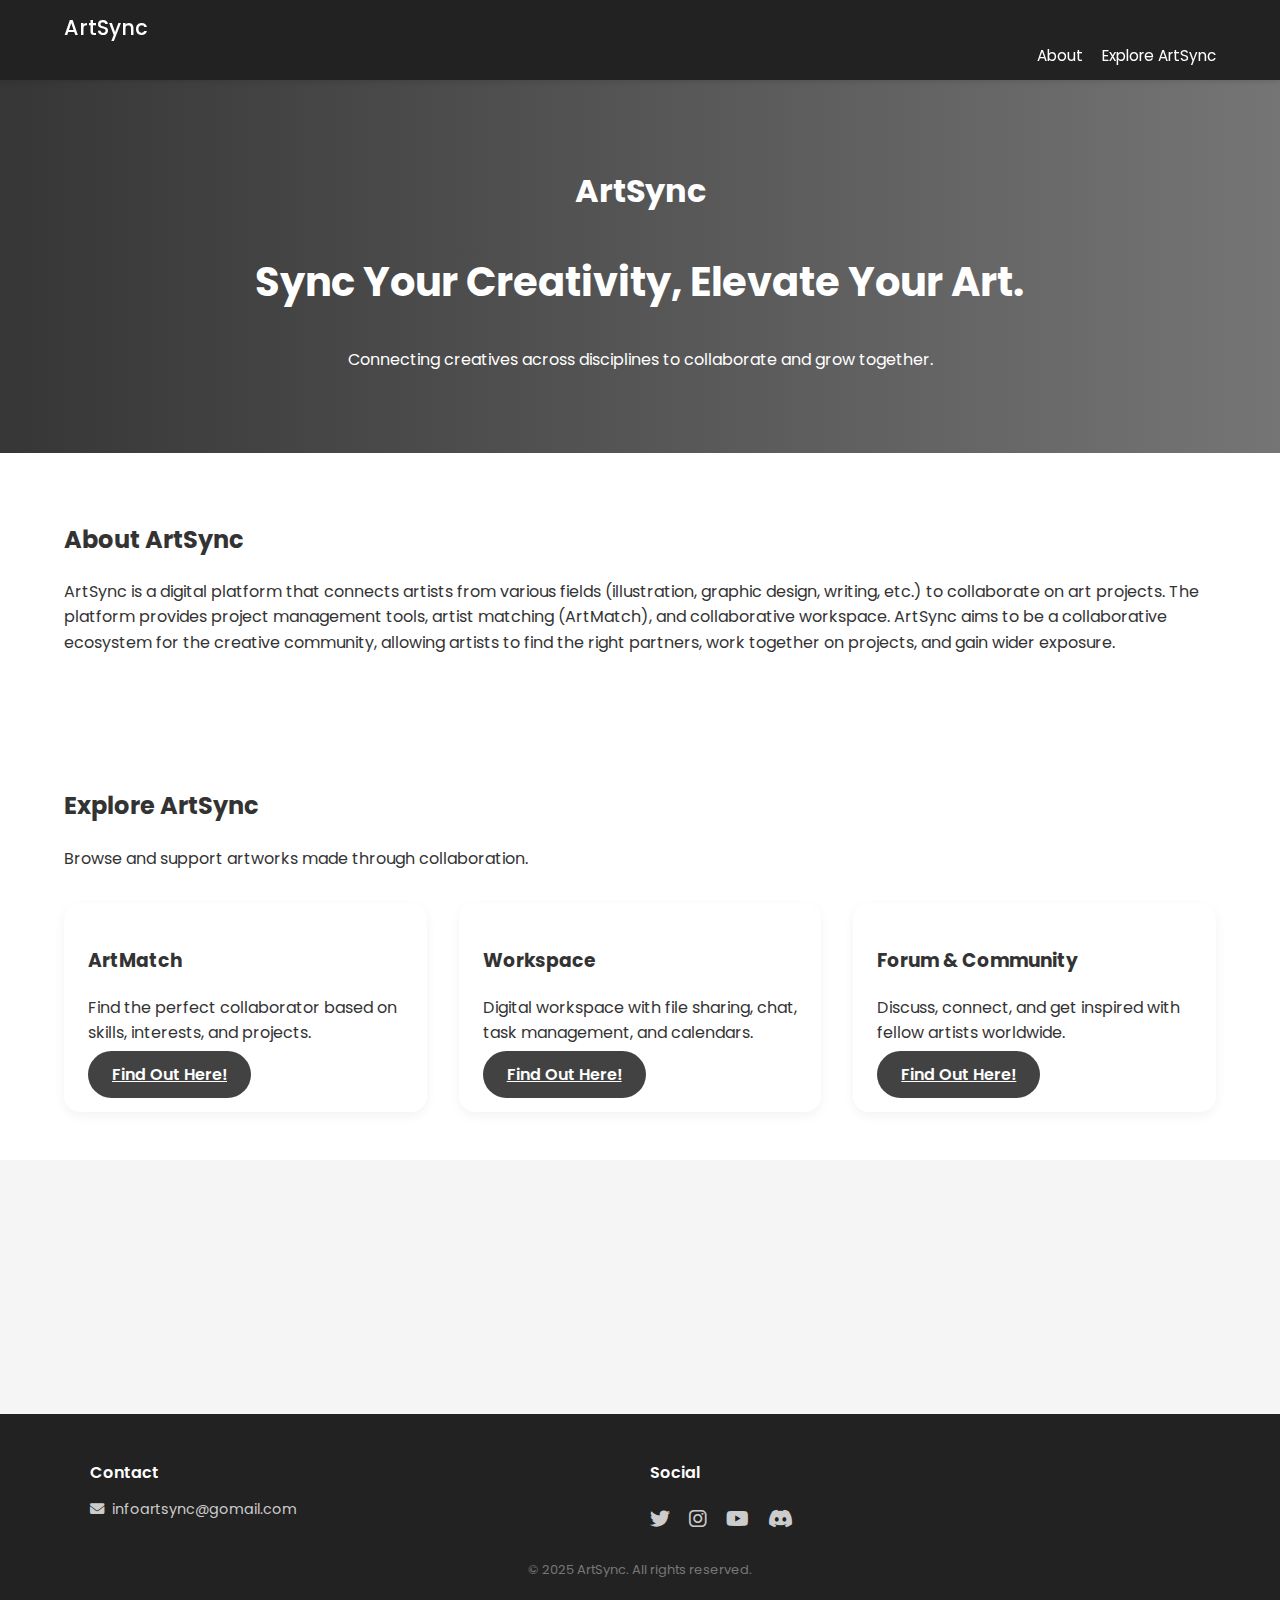
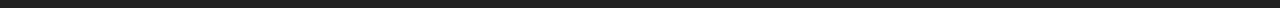
<file: index.html>
<!DOCTYPE html>
<html lang="en">
<head>
  <meta charset="UTF-8" />
  <meta name="viewport" content="width=device-width, initial-scale=1.0" />
  <title>ArtSync - Sync Your Creativity</title>
  <link rel="stylesheet" href="style.css" />
  <script defer src="script.js"></script>
  <link href="https://fonts.googleapis.com/css2?family=Poppins:wght@400;600&display=swap" rel="stylesheet">
  <link rel="stylesheet" href="https://cdnjs.cloudflare.com/ajax/libs/font-awesome/6.5.0/css/all.min.css">

</head>
<body>
  <header class="header">
    <div class="container">
      <h1 class="logo">ArtSync</h1>
      <nav class="nav">
        <a href="#about">About</a>
        <a href="#community">Explore ArtSync</a>
      </nav>
    </div>
  </header>

  <section class="hero">
    <div class="container">
      <h1 style="font-size: xx-large;";> ArtSync</h1>
      <h2>Sync Your Creativity, Elevate Your Art.</h2>
      <p>Connecting creatives across disciplines to collaborate and grow together.</p>
    </div>
  </section>

  <section id="about" class="section">
    <div class="container">
      <h2>About ArtSync</h2>
      <p>ArtSync is a digital platform that connects artists from various fields (illustration, graphic design, writing, etc.) to collaborate on art projects. The platform provides project management tools, artist matching (ArtMatch), and collaborative workspace.
        ArtSync aims to be a collaborative ecosystem for the creative community, allowing artists to find the right partners, work together on projects, and gain wider exposure.</p>
    </div>
  </section>

  <section id="features" class="section">
    <div class="container">
      <h2>Explore ArtSync</h2>
      <p>Browse and support artworks made through collaboration.</p>
      <div class="grid">
        <div class="card">
          <h3>ArtMatch</h3>
          <p>Find the perfect collaborator based on skills, interests, and projects.</p>
          <a href="artmatch.html" class="btn">Find Out Here!</a>
        </div>
        <div class="card">
          <h3>Workspace</h3>
          <p>Digital workspace with file sharing, chat, task management, and calendars.</p>
          <a href="workspace.html" class="btn">Find Out Here!</a>
        </div>
        <div class="card">
          <h3>Forum & Community</h3>
          <p>Discuss, connect, and get inspired with fellow artists worldwide.</p>
          <a href="forum.html" class="btn">Find Out Here!</a>
        </div>
      </div>
    </div>
  </section>
  

  <section id="community" class="section alt">
    <div class="container">
      <h2>Join the Community</h2>
      <p>Connect with fellow artists, join events, and share your creative journey.</p>
      <button class="btn" onclick="joinCommunity()">Register Now!</button>
    </div>
  </section>

  <footer class="footer">
    <div class="container footer-grid">
      <div class="footer-contact">
        <h3>Contact</h3>
        <p><i class="fas fa-envelope"></i> infoartsync@gomail.com</p>
      </div>
      <div class="footer-social">
        <h3>Social</h3>
        <a href="#" target="_blank"><i class="fab fa-twitter"></i></a>
        <a href="#" target="_blank"><i class="fab fa-instagram"></i></a>
        <a href="#" target="_blank"><i class="fab fa-youtube"></i></a>
        <a href="#" target="_blank"><i class="fab fa-discord"></i></a>
      </div>
    </div>
    <p class="copyright">&copy; 2025 ArtSync. All rights reserved.</p>
  </footer>
</body>
</html>
</file>
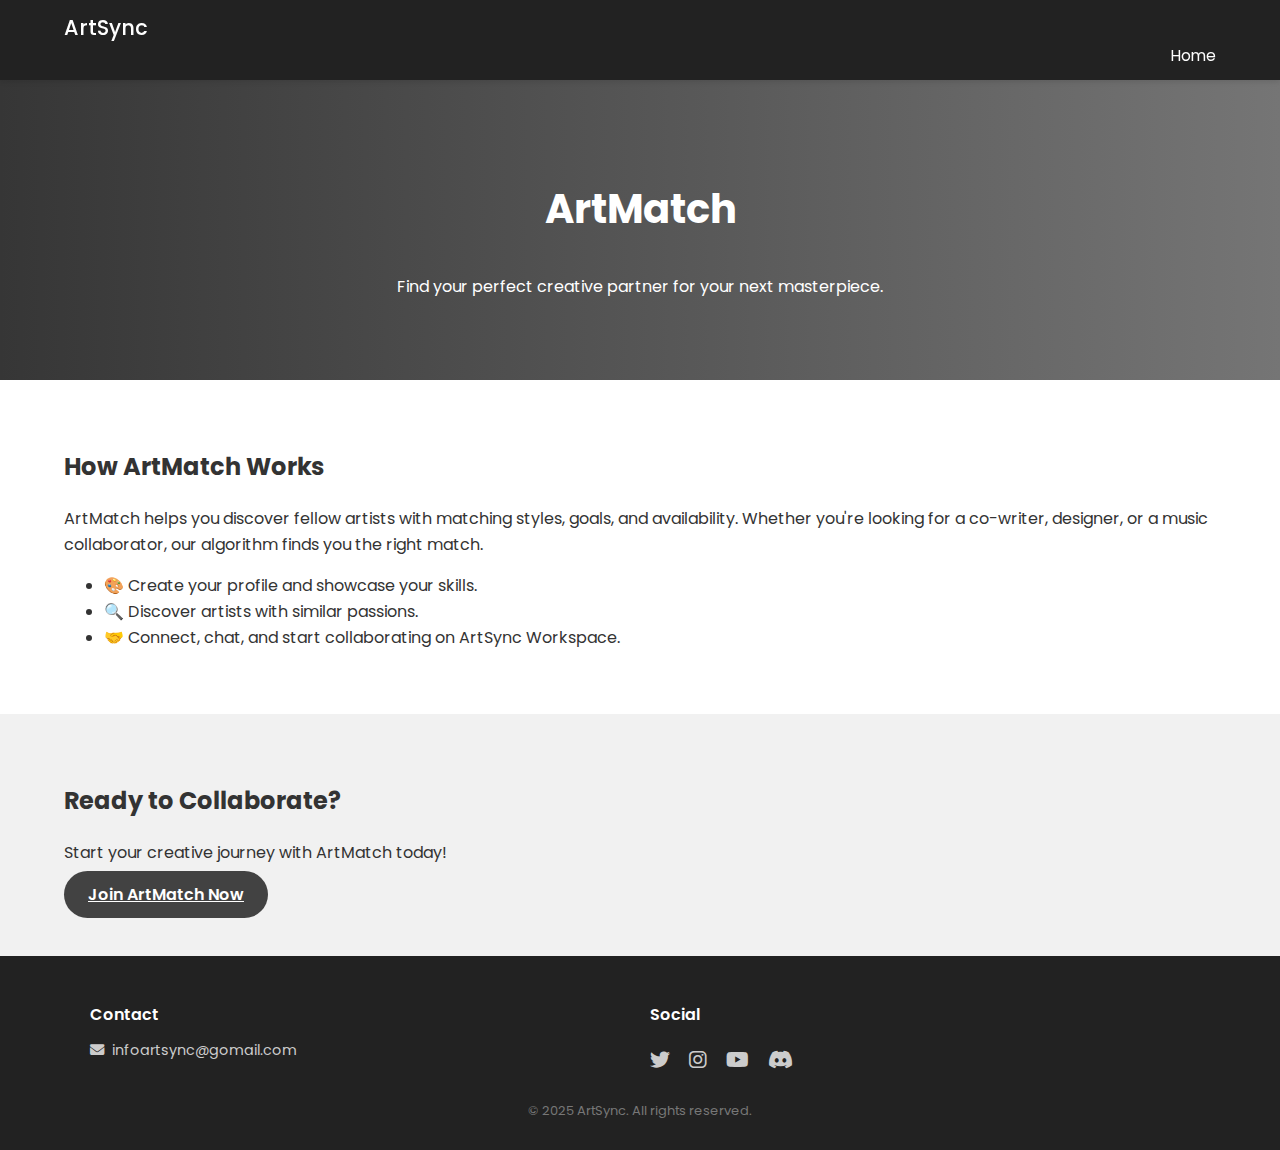
<file: artmatch.html>
<!DOCTYPE html>
<html lang="en">
<head>
  <meta charset="UTF-8" />
  <meta name="viewport" content="width=device-width, initial-scale=1.0"/>
  <title>ArtMatch - ArtSync</title>
  <link rel="stylesheet" href="style.css" />
  <script defer src="script.js"></script>
  <link href="https://fonts.googleapis.com/css2?family=Poppins:wght@400;600&display=swap" rel="stylesheet">
  <link rel="stylesheet" href="https://cdnjs.cloudflare.com/ajax/libs/font-awesome/6.5.0/css/all.min.css">
</head>
<body>
  <header class="header">
    <div class="container">
      <h1 class="logo">ArtSync</h1>
      <nav class="nav">
        <a href="index.html">Home</a>
      </nav>
    </div>
  </header>

  <section class="hero">
    <div class="container">
      <h2>ArtMatch</h2>
      <p>Find your perfect creative partner for your next masterpiece.</p>
    </div>
  </section>

  <section id="how-it-works" class="section">
    <div class="container">
      <h2>How ArtMatch Works</h2>
      <p>ArtMatch helps you discover fellow artists with matching styles, goals, and availability. Whether you're looking for a co-writer, designer, or a music collaborator, our algorithm finds you the right match.</p>
      <ul>
        <li>🎨 Create your profile and showcase your skills.</li>
        <li>🔍 Discover artists with similar passions.</li>
        <li>🤝 Connect, chat, and start collaborating on ArtSync Workspace.</li>
      </ul>
    </div>
  </section>

  <section id="join" class="section alt">
    <div class="container">
      <h2>Ready to Collaborate?</h2>
      <p>Start your creative journey with ArtMatch today!</p>
      <a href="findartmatch.html" class="btn">Join ArtMatch Now</a>
    </div>
  </section>

  <footer class="footer">
    <div class="container footer-grid">
      <div class="footer-contact">
        <h3>Contact</h3>
        <p><i class="fas fa-envelope"></i> infoartsync@gomail.com</p>
      </div>
      <div class="footer-social">
        <h3>Social</h3>
        <a href="#"><i class="fab fa-twitter"></i></a>
        <a href="#"><i class="fab fa-instagram"></i></a>
        <a href="#"><i class="fab fa-youtube"></i></a>
        <a href="#"><i class="fab fa-discord"></i></a>
      </div>
    </div>
    <p class="copyright">&copy; 2025 ArtSync. All rights reserved.</p>
  </footer>
</body>
</html>
</file>
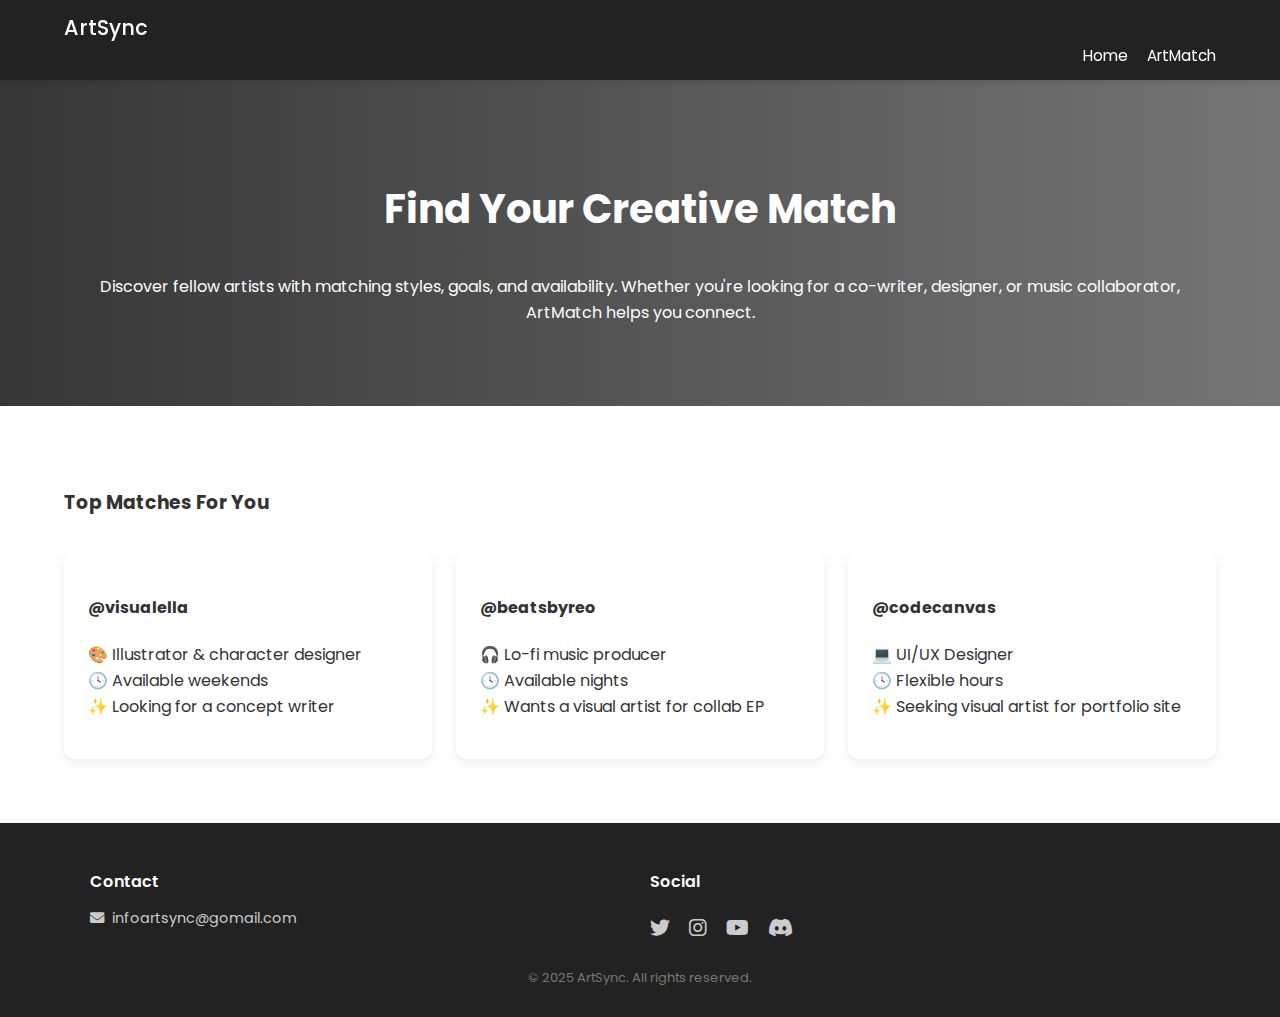
<file: findartmatch.html>
<!DOCTYPE html>
<html lang="en">
<head>
  <meta charset="UTF-8" />
  <meta name="viewport" content="width=device-width, initial-scale=1.0"/>
  <title>Discover Artists - ArtMatch</title>
  <link rel="stylesheet" href="style.css" />
  <link href="https://fonts.googleapis.com/css2?family=Poppins:wght@400;600&display=swap" rel="stylesheet">
  <link rel="stylesheet" href="https://cdnjs.cloudflare.com/ajax/libs/font-awesome/6.5.0/css/all.min.css">
</head>
<body>
  <header class="header">
    <div class="container">
      <h1 class="logo">ArtSync</h1>
      <nav class="nav">
        <a href="index.html">Home</a>
        <a href="artmatch.html">ArtMatch</a>
      </nav>
    </div>
  </header>

  <section class="hero">
    <div class="container">
      <h2>Find Your Creative Match</h2>
      <p>Discover fellow artists with matching styles, goals, and availability. Whether you're looking for a co-writer, designer, or music collaborator, ArtMatch helps you connect.</p>
    </div>
  </section>

  <section class="section_artmatch">
    <div class="container">
      <h3>Top Matches For You</h3>
      <div class="card-grid_artmatch">
        <div class="card_artmatch">
          <h4>@visualella</h4>
          <p>🎨 Illustrator & character designer<br>🕓 Available weekends<br>✨ Looking for a concept writer</p>
        </div>
        <div class="card_artmatch">
          <h4>@beatsbyreo</h4>
          <p>🎧 Lo-fi music producer<br>🕓 Available nights<br>✨ Wants a visual artist for collab EP</p>
        </div>
        <div class="card_artmatch">
          <h4>@codecanvas</h4>
          <p>💻 UI/UX Designer<br>🕓 Flexible hours<br>✨ Seeking visual artist for portfolio site</p>
        </div>
      </div>
    </div>
  </section>
  

  <footer class="footer">
    <div class="container footer-grid">
      <div class="footer-contact">
        <h3>Contact</h3>
        <p><i class="fas fa-envelope"></i> infoartsync@gomail.com</p>
      </div>
      <div class="footer-social">
        <h3>Social</h3>
        <a href="#"><i class="fab fa-twitter"></i></a>
        <a href="#"><i class="fab fa-instagram"></i></a>
        <a href="#"><i class="fab fa-youtube"></i></a>
        <a href="#"><i class="fab fa-discord"></i></a>
      </div>
    </div>
    <p class="copyright">&copy; 2025 ArtSync. All rights reserved.</p>
  </footer>
</body>
</html>
</file>
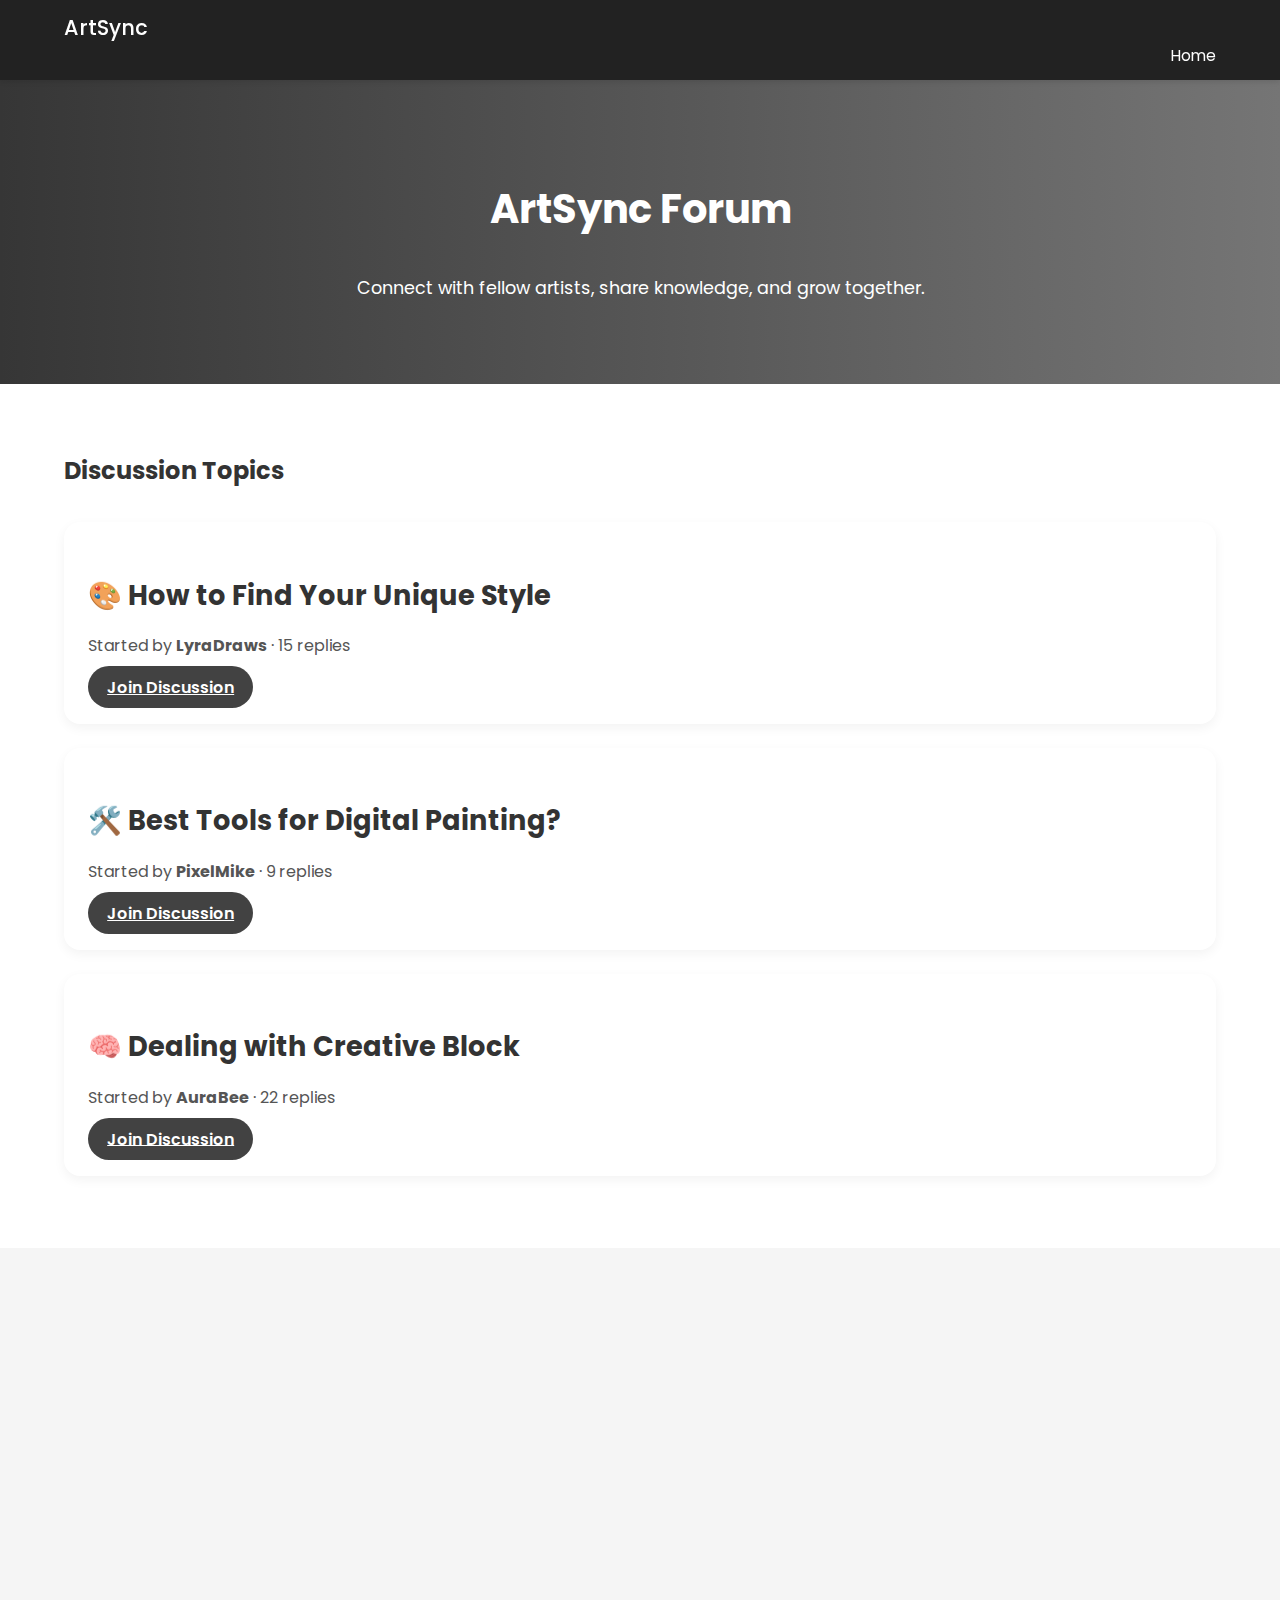
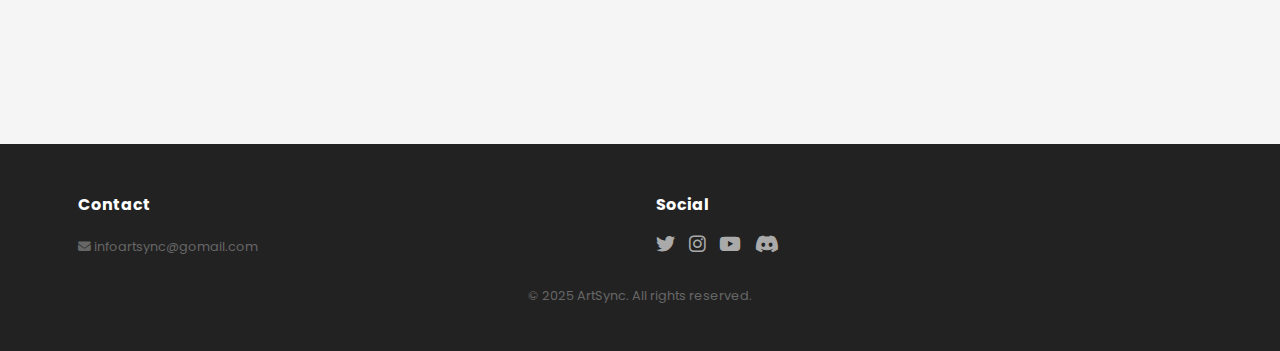
<file: forum.html>
<!DOCTYPE html>
<html lang="en">
<head>
  <meta charset="UTF-8" />
  <meta name="viewport" content="width=device-width, initial-scale=1.0"/>
  <title>Forum - ArtSync</title>
  <link rel="stylesheet" href="forum.css" />
  <script defer src="script.js"></script>
  <link href="https://fonts.googleapis.com/css2?family=Poppins:wght@400;600&display=swap" rel="stylesheet">
  <link rel="stylesheet" href="https://cdnjs.cloudflare.com/ajax/libs/font-awesome/6.5.0/css/all.min.css">
</head>
<body>
  <header class="header">
    <div class="container">
      <h1 class="logo">ArtSync</h1>
      <nav class="nav">
        <a href="index.html">Home</a>
      </nav>
    </div>
  </header>

  <section class="hero">
    <div class="container">
      <h2>ArtSync Forum</h2>
      <p>Connect with fellow artists, share knowledge, and grow together.</p>
    </div>
  </section>

  <section id="topics" class="section">
    <div class="container">
      <h2>Discussion Topics</h2>
      <div class="forum-list">
        <div class="forum-post">
          <h3>🎨 How to Find Your Unique Style</h3>
          <p>Started by <strong>LyraDraws</strong> · 15 replies</p>
          <a href="#" class="btn-small">Join Discussion</a>
        </div>
        <div class="forum-post">
          <h3>🛠️ Best Tools for Digital Painting?</h3>
          <p>Started by <strong>PixelMike</strong> · 9 replies</p>
          <a href="#" class="btn-small">Join Discussion</a>
        </div>
        <div class="forum-post">
          <h3>🧠 Dealing with Creative Block</h3>
          <p>Started by <strong>AuraBee</strong> · 22 replies</p>
          <a href="#" class="btn-small">Join Discussion</a>
        </div>
      </div>
    </div>
  </section>

  <section id="create" class="section alt">
    <div class="container">
      <h2>Start a Topic</h2>
      <form class="forum-form">
        <input type="text" placeholder="Your name" required />
        <input type="text" placeholder="Topic title" required />
        <textarea placeholder="What's on your mind?" rows="5" required></textarea>
        <button type="submit" class="btn">Post Topic</button>
      </form>
    </div>
  </section>

  <footer class="footer">
    <div class="container footer-grid">
      <div class="footer-contact">
        <h3>Contact</h3>
        <p><i class="fas fa-envelope"></i> infoartsync@gomail.com</p>
      </div>
      <div class="footer-social">
        <h3>Social</h3>
        <a href="#"><i class="fab fa-twitter"></i></a>
        <a href="#"><i class="fab fa-instagram"></i></a>
        <a href="#"><i class="fab fa-youtube"></i></a>
        <a href="#"><i class="fab fa-discord"></i></a>
      </div>
    </div>
    <p class="copyright">&copy; 2025 ArtSync. All rights reserved.</p>
  </footer>
</body>
</html>
</file>
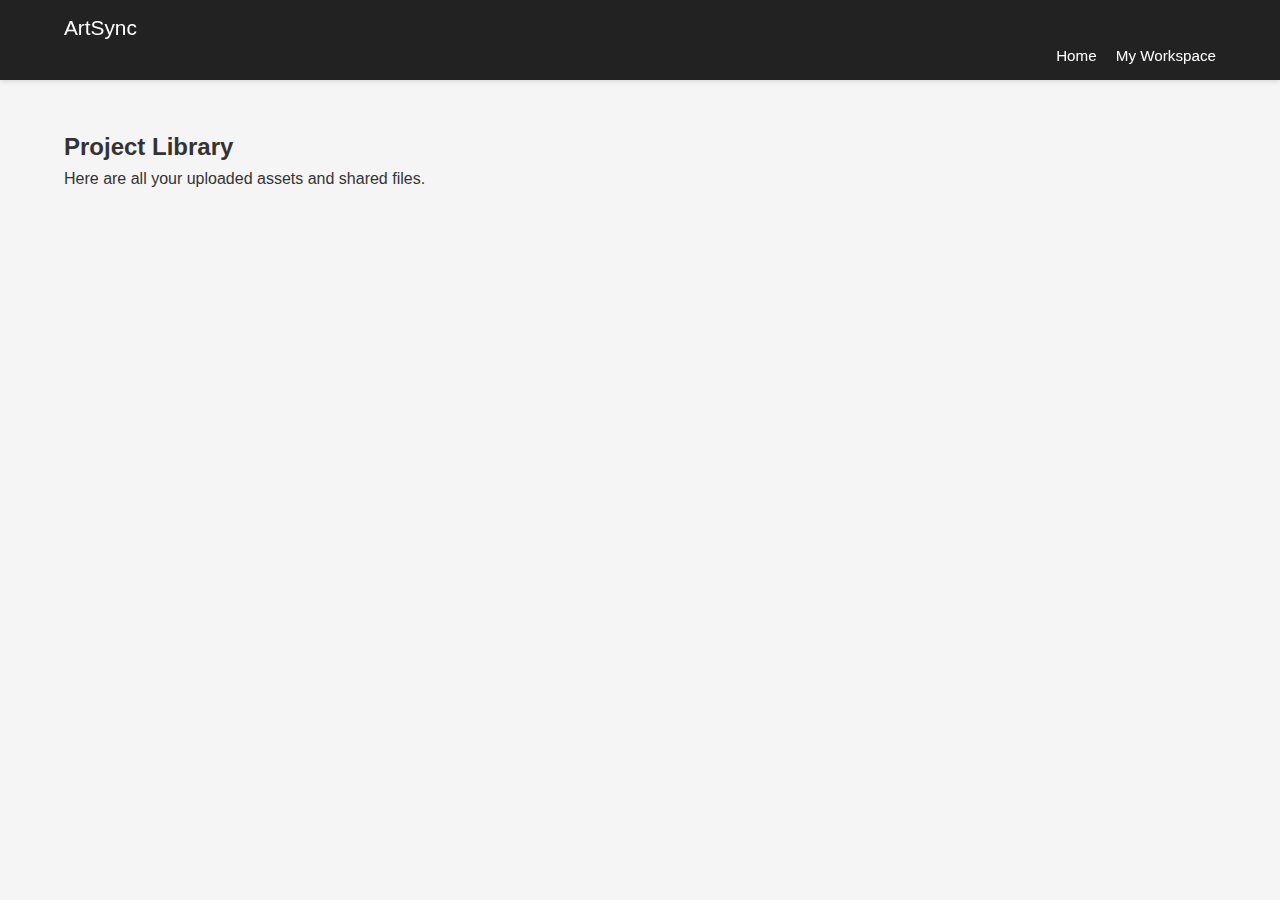
<file: library.html>
<!DOCTYPE html>
<html lang="en">
<head>
  <meta charset="UTF-8" />
  <meta name="viewport" content="width=device-width, initial-scale=1.0"/>
  <title>Library - ArtSync</title>
  <link rel="stylesheet" href="myworkspace.css" />
</head>
<body>
  <header class="header">
    <div class="container">
      <h1 class="logo">ArtSync</h1>
      <nav class="nav">
        <a href="index.html">Home</a>
        <a href="myworkspace.html">My Workspace</a>
      </nav>
    </div>
  </header>

  <section class="section">
    <div class="container">
      <h2>Project Library</h2>
      <p>Here are all your uploaded assets and shared files.</p>
      <!-- Tambahin konten sesuai kebutuhan -->
    </div>
  </section>
</body>
</html>
</file>
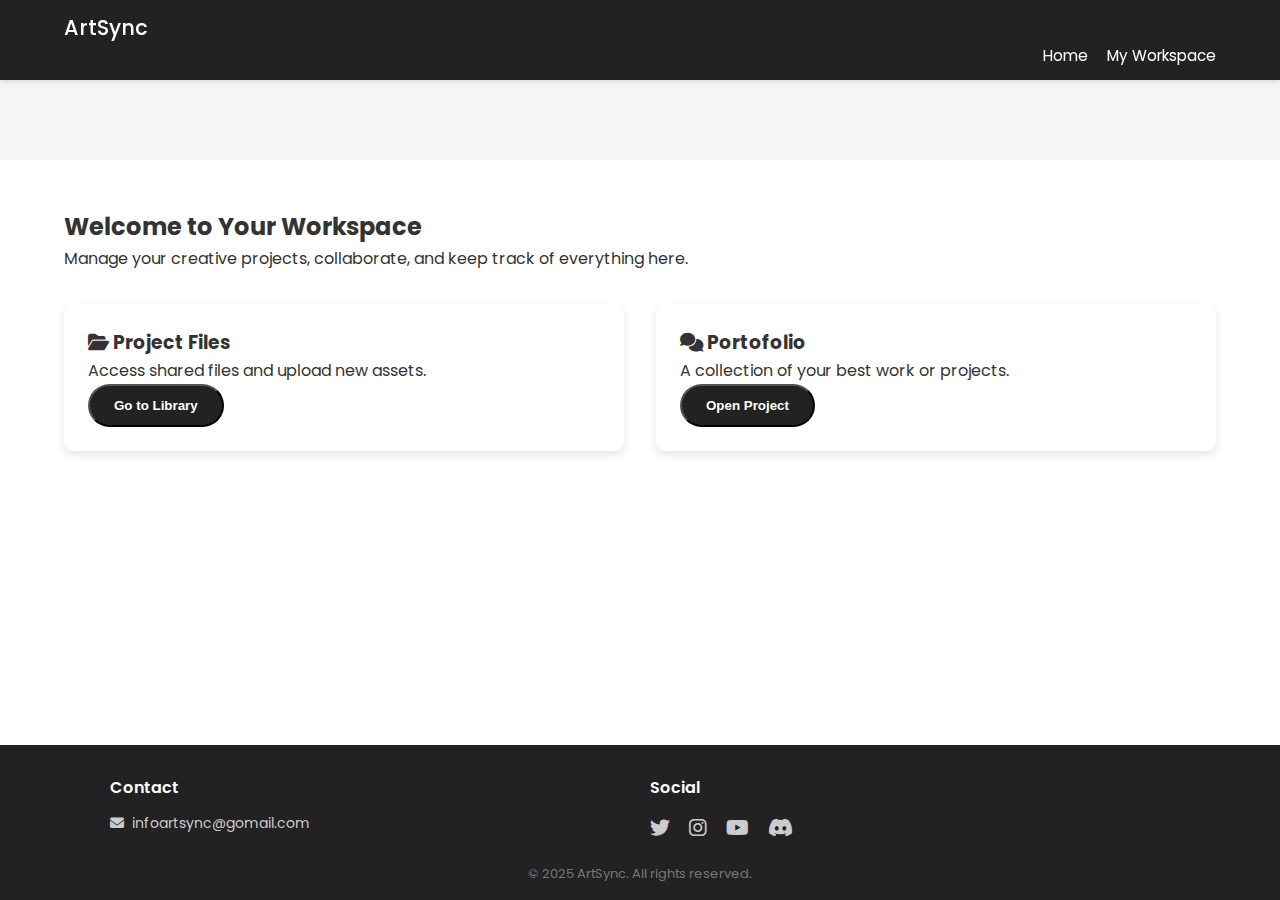
<file: myworkspace.html>
<!DOCTYPE html>
<html lang="en">
<head>
  <meta charset="UTF-8" />
  <meta name="viewport" content="width=device-width, initial-scale=1.0"/>
  <title>My Workspace - ArtSync</title>
  <link rel="stylesheet" href="myworkspace.css" />
  <script defer src="myworkspace.js"></script>
  <link href="https://fonts.googleapis.com/css2?family=Poppins:wght@400;600&display=swap" rel="stylesheet">
  <link rel="stylesheet" href="https://cdnjs.cloudflare.com/ajax/libs/font-awesome/6.5.0/css/all.min.css">
</head>
<body>
  <header class="header">
    <div class="container">
      <h1 class="logo">ArtSync</h1>
      <nav class="nav">
        <a href="index.html">Home</a>
        <a href="myworkspace.html" class="active">My Workspace</a>
      </nav>
    </div>
  </header>

  <main>
    <section class="section workspace">
      <div class="container">
        <h2>Welcome to Your Workspace</h2>
        <p>Manage your creative projects, collaborate, and keep track of everything here.</p>
  
        <div class="workspace-grid">
          <div class="card">
            <h3><i class="fas fa-folder-open"></i> Project Files</h3>
            <p>Access shared files and upload new assets.</p>
            <button class="btn" onclick="window.location.href='library.html'">Go to Library</button>
          </div>
          <div class="card">
            <h3><i class="fas fa-comments"></i> Portofolio</h3>
            <p>A collection of your best work or projects.</p>
            <button class="btn" onclick="window.location.href='project.html'">Open Project</button>
          </div>
        </div>
      </div>
    </section>
  </main>  
  <footer class="footer">
    <div class="container footer-grid">
      <div class="footer-contact">
        <h3>Contact</h3>
        <p><i class="fas fa-envelope"></i> infoartsync@gomail.com</p>
      </div>
      <div class="footer-social">
        <h3>Social</h3>
        <a href="#"><i class="fab fa-twitter"></i></a>
        <a href="#"><i class="fab fa-instagram"></i></a>
        <a href="#"><i class="fab fa-youtube"></i></a>
        <a href="#"><i class="fab fa-discord"></i></a>
      </div>
    </div>
    <p class="copyright">&copy; 2025 ArtSync. All rights reserved.</p>
  </footer>
</body>
</html>
</file>
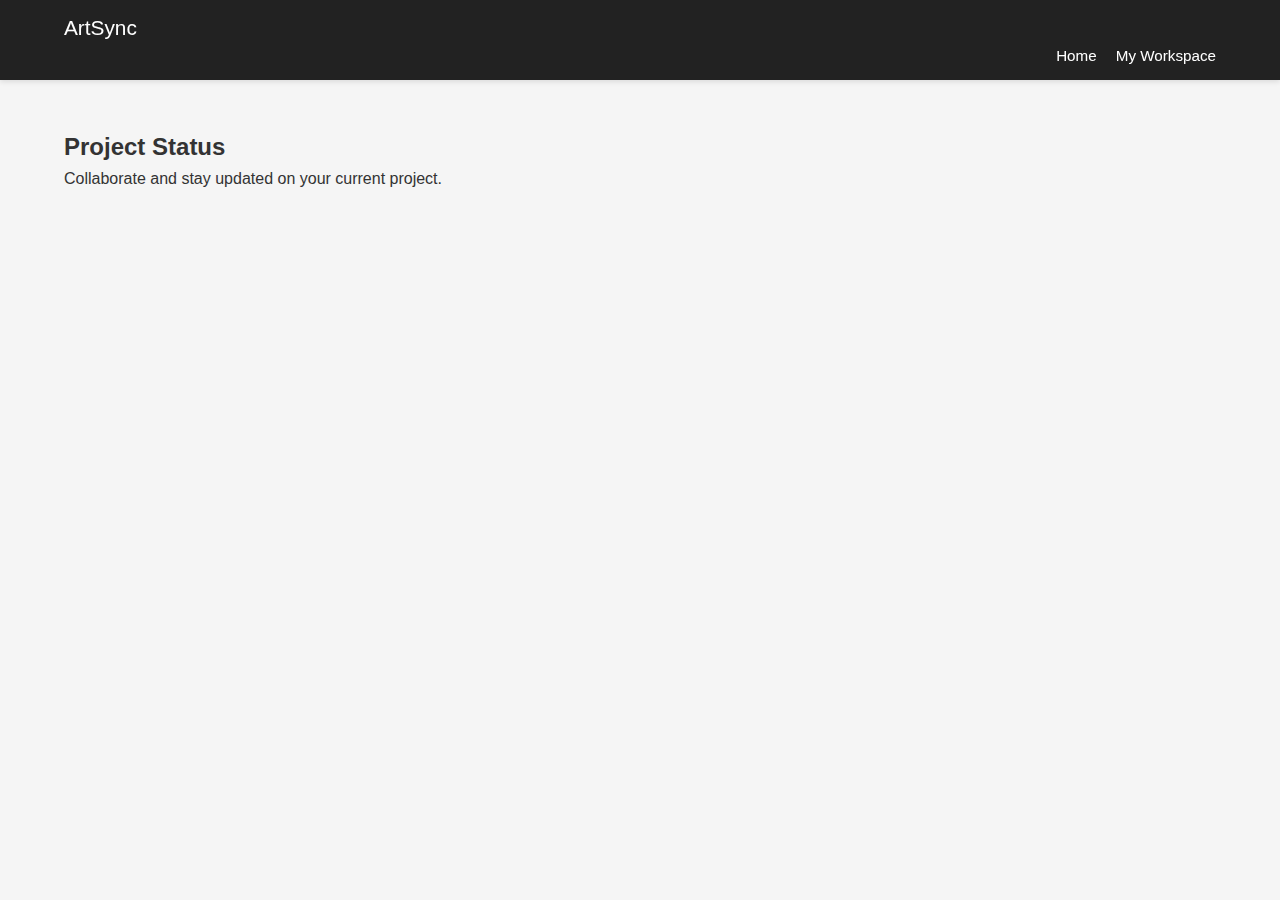
<file: project.html>
<!DOCTYPE html>
<html lang="en">
<head>
  <meta charset="UTF-8" />
  <meta name="viewport" content="width=device-width, initial-scale=1.0"/>
  <title>Portofolio - ArtSync</title>
  <link rel="stylesheet" href="myworkspace.css" />
</head>
<body>
  <header class="header">
    <div class="container">
      <h1 class="logo">ArtSync</h1>
      <nav class="nav">
        <a href="index.html">Home</a>
        <a href="myworkspace.html">My Workspace</a>
      </nav>
    </div>
  </header>

  <section class="section">
    <div class="container">
      <h2>Project Status</h2>
      <p>Collaborate and stay updated on your current project.</p>
      <!-- Tambahin konten sesuai kebutuhan -->
    </div>
  </section>
</body>
</html>
</file>
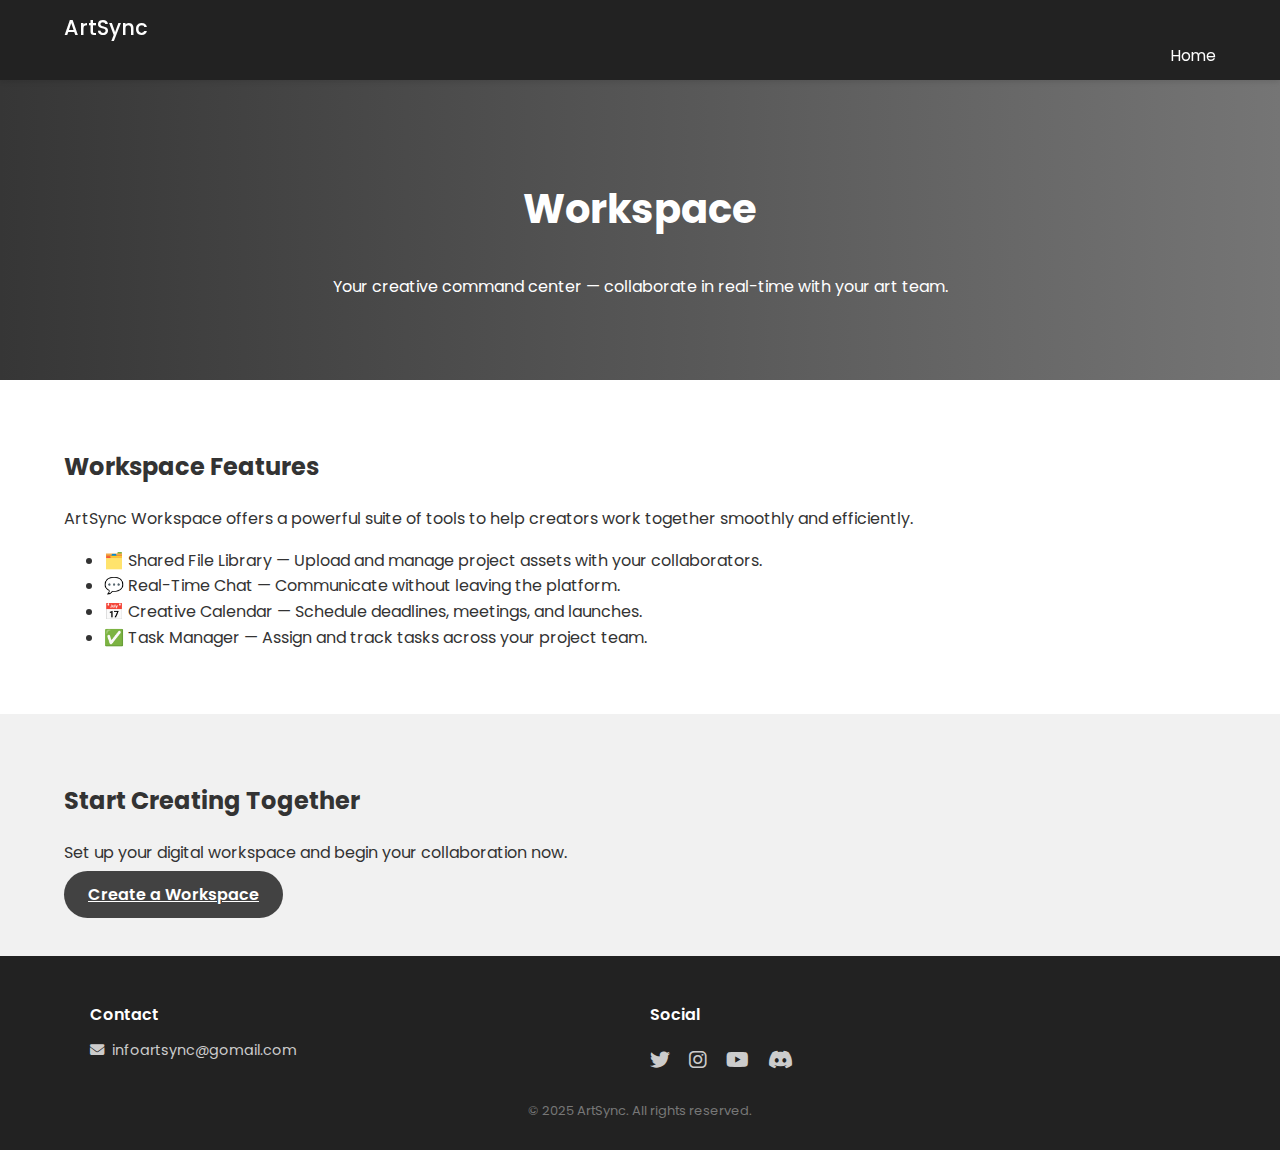
<file: workspace.html>
<!DOCTYPE html>
<html lang="en">
<head>
  <meta charset="UTF-8" />
  <meta name="viewport" content="width=device-width, initial-scale=1.0"/>
  <title>Workspace - ArtSync</title>
  <link rel="stylesheet" href="style.css" />
  <script defer src="script.js"></script>
  <link href="https://fonts.googleapis.com/css2?family=Poppins:wght@400;600&display=swap" rel="stylesheet">
  <link rel="stylesheet" href="https://cdnjs.cloudflare.com/ajax/libs/font-awesome/6.5.0/css/all.min.css">
</head>
<body>
  <header class="header">
    <div class="container">
      <h1 class="logo">ArtSync</h1>
      <nav class="nav">
        <a href="index.html">Home</a>
      </nav>
    </div>
  </header>

  <section class="hero">
    <div class="container">
      <h2>Workspace</h2>
      <p>Your creative command center — collaborate in real-time with your art team.</p>
    </div>
  </section>

  <section id="features" class="section">
    <div class="container">
      <h2>Workspace Features</h2>
      <p>ArtSync Workspace offers a powerful suite of tools to help creators work together smoothly and efficiently.</p>
      <ul>
        <li>🗂️ Shared File Library — Upload and manage project assets with your collaborators.</li>
        <li>💬 Real-Time Chat — Communicate without leaving the platform.</li>
        <li>📅 Creative Calendar — Schedule deadlines, meetings, and launches.</li>
        <li>✅ Task Manager — Assign and track tasks across your project team.</li>
      </ul>
    </div>
  </section>

  <section id="start" class="section alt">
    <div class="container">
      <h2>Start Creating Together</h2>
      <p>Set up your digital workspace and begin your collaboration now.</p>
      <a href="myworkspace.html" class="btn">Create a Workspace</a>
    </div>
  </section>

  <footer class="footer">
    <div class="container footer-grid">
      <div class="footer-contact">
        <h3>Contact</h3>
        <p><i class="fas fa-envelope"></i> infoartsync@gomail.com</p>
      </div>
      <div class="footer-social">
        <h3>Social</h3>
        <a href="#"><i class="fab fa-twitter"></i></a>
        <a href="#"><i class="fab fa-instagram"></i></a>
        <a href="#"><i class="fab fa-youtube"></i></a>
        <a href="#"><i class="fab fa-discord"></i></a>
      </div>
    </div>
    <p class="copyright">&copy; 2025 ArtSync. All rights reserved.</p>
  </footer>
</body>
</html>
</file>
<file: style.css>
/* styles.css */
body {
    margin: 0;
    font-family: 'Poppins', sans-serif;
    line-height: 1.6;
    background: #f5f5f5;
    color: #333;
    padding-top: 80px;
  }
  
  .container {
    width: 90%;
    max-width: 1200px;
    margin: auto;
  }
  
  .header {
    background: #222;
    position: fixed;
    top: 0;
    left: 0;
    width: 100%;
    padding: 0.7rem 0; /* dikecilkan */
    color: #fff;
    z-index: 1000;
    box-shadow: 0 2px 5px rgba(0, 0, 0, 0.1);
  }
  
  .logo {
    font-size: 1.3rem;
    font-weight: 500;
    margin: 0;
  }
  
  .nav {
    display: flex;
    gap: 1.2rem;
    justify-content: flex-end;
  }
  
  .nav a {
    color: #fff;
    text-decoration: none;
    font-weight: 400;
    font-size: 0.95rem;
  }
  
  .hero {
    background: linear-gradient(to right, #363636, #757575);
    color: #fff;
    text-align: center;
    padding: 4rem 1rem;
  }
  
  .hero h2 {
    font-size: 2.5rem;
  }
  
  .hero .btn {
    background: #fff;
    color: #000000;
    padding: 0.75rem 1.5rem;
    border: none;
    border-radius: 30px;
    margin-top: 1rem;
    font-weight: 600;
    cursor: pointer;
  }

  .section {
    /* untuk debugging tampilkan saja langsung */
    opacity: 1;
    transform: none;
    transition: none;
  }
  
  
  .section {
    padding: 3rem 0;
    background: #fff;
  }
  
  .section.alt {
    background: #f1f1f1;
  }
  
  .grid {
    display: grid;
    grid-template-columns: repeat(auto-fit, minmax(250px, 1fr));
    gap: 2rem;
    margin-top: 2rem;
  }
  
  .card {
    background: #fff;
    padding: 1.5rem;
    border-radius: 1rem;
    box-shadow: 0 4px 12px rgba(0, 0, 0, 0.05);
  }
  
  .btn {
    background: #424242;
    color: #fff;
    border: none;
    padding: 0.75rem 1.5rem;
    font-weight: 600;
    border-radius: 30px;
    cursor: pointer;
  }
  
  .contact-form {
    display: flex;
    flex-direction: column;
    gap: 1rem;
  }
  
  .contact-form input,
  .contact-form textarea {
    padding: 0.75rem;
    border: 1px solid #ccc;
    border-radius: 8px;
  }
  
  .footer {
    background: #222;
    color: #aaa;
    padding: 2rem 1rem;
    font-size: 0.9rem;
    text-align: center;
  }

  .footer-grid {
    display: flex;
    justify-content: space-between;
    align-items: flex-start;
    flex-wrap: wrap;
    gap: 2rem;
  }

  .footer-contact,
  .footer-social {
  flex: 1 1 200px;
  text-align: left;
}

.footer-contact h3,
.footer-social h3 {
  font-size: 1rem;
  margin-bottom: 0.5rem;
  color: #fff;
}

.footer-contact p,
.footer-social a {
  font-size: 0.9rem;
  color: #aaa;
  display: block;
  margin: 0.3rem 0;
  text-decoration: none;
}

.footer-social a {
    display: inline-block;
    margin-right: 0.6rem;
    font-size: 1.2rem;
    color: #aaa;
    transition: color 0.3s ease;
  }
  
  .footer-social a:hover {
    color: #fff;
  }
  
  .copyright {
    margin-top: 1rem;
    font-size: 0.8rem;
    color: #666;
  }
  
  /* Animasi scroll masuk */
.section {
  opacity: 0;
  transform: translateY(30px);
  transition: all 0.8s ease;
}

.section.fade-in {
  opacity: 1;
  transform: translateY(0);
}




/* Struktur dasar halaman */
body {
  display: flex;
  flex-direction: column;
  min-height: 100vh;
  margin: 0;
}

/* Untuk section utama (konten workspace) */
.section.workspace {
  padding: 3rem 0;
  background: #fff;
  flex-grow: 1;
}

.footer {
  background-color: #222;
  color: #eee;
  padding: 30px 0 15px;
  font-family: 'Poppins', sans-serif;
  font-size: 14px;
  width: 100%;
  box-sizing: border-box;
}

.footer .container {
  max-width: 1100px;
  margin: 0 auto;
  padding: 0 20px;
  display: flex;
  justify-content: space-between;
  flex-wrap: wrap;
  gap: 20px;
  align-items: flex-start;
}

.footer-contact, .footer-social {
  flex: 1 1 250px;
}

.footer-contact h3, .footer-social h3 {
  margin-bottom: 12px;
  font-weight: 600;
  font-size: 16px;
  color: #fff;
}

.footer-contact p {
  margin: 5px 0;
  display: flex;
  align-items: center;
  gap: 8px;
  color: #ccc;
}

.footer-social a {
  color: #ccc;
  font-size: 20px;
  margin-right: 15px;
  transition: color 0.3s ease;
  text-decoration: none;
}

.footer-social a:hover {
  color: #ff69b4;
}

.footer p.copyright {
  text-align: center;
  margin-top: 20px;
  font-size: 13px;
  color: #777;
}

.section_artmatch {
  opacity: 0;
  transform: translateY(30px);
  transition: all 0.8s ease;
}

.section.fade-in {
  opacity: 1;
  transform: translateY(0);
}

.section_artmatch {
  padding: 4rem 0;
  background-color: #fefefe;
  opacity: 1;
  transform: none;
  transition: all 0.6s ease;
}

.card-grid_artmatch {
  display: grid;
  gap: 1.5rem;
  grid-template-columns: repeat(auto-fit, minmax(250px, 1fr));
  margin-top: 2rem;
}

.card_artmatch {
  background: #ffffff;
  padding: 1.5rem;
  border-radius: 12px;
  box-shadow: 0 4px 8px rgba(0,0,0,0.06);
  transition: transform 0.3s ease, box-shadow 0.3s ease;
}

.card_artmatch:hover {
  transform: translateY(-5px);
  box-shadow: 0 6px 16px rgba(0, 0, 0, 0.1);
}

.cta_artmatch {
  text-align: center;
  margin-top: 3rem;
}

.btn_artmatch {
  background: #424242;
  color: #fff;
  border: none;
  padding: 0.75rem 1.5rem;
  font-weight: 600;
  border-radius: 30px;
  cursor: pointer;
}
</file>
<file: forum.css>
/* General styles */
body {
    margin: 0;
    font-family: 'Poppins', sans-serif;
    line-height: 1.6;
    background: #f5f5f5;
    color: #333;
    padding-top: 80px;
  }
  
  .container {
    width: 90%;
    max-width: 1200px;
    margin: auto;
  }
  
  /* Header */
  .header {
    background: #222;
    position: fixed;
    top: 0;
    left: 0;
    width: 100%;
    padding: 0.7rem 0; /* dikecilkan */
    color: #fff;
    z-index: 1000;
    box-shadow: 0 2px 5px rgba(0, 0, 0, 0.1);
  }
  
  .logo {
    font-size: 1.3rem;
    font-weight: 500;
    margin: 0;
  }
  
  .nav {
    display: flex;
    gap: 1.2rem;
    justify-content: flex-end;
  }
  
  .nav a {
    color: #fff;
    text-decoration: none;
    font-weight: 400;
    font-size: 0.95rem;
  }
  
  /* Hero Section */
  .hero {
    background: linear-gradient(to right, #363636, #757575);
    color: #fff;
    text-align: center;
    padding: 4rem 1rem;
  }
  
  .hero h2 {
    font-size: 2.5rem;
  }
  
  .hero p {
    font-size: 1.1rem;
    margin-top: 10px;
  }
  
  /* Forum Topics */
  #topics {
    padding: 3rem 0;
    background: #fff;
  }
  
  .forum-list {
    margin-top: 2rem;
  }
  
  .forum-post {
    background: #fff;
    padding: 1.5rem;
    border-radius: 1rem;
    box-shadow: 0 4px 12px rgba(0, 0, 0, 0.05);
    margin-bottom: 1.5rem;
    transition: transform 0.3s ease, box-shadow 0.3s ease;
  }
  
  .forum-post:hover {
    transform: translateY(-5px);
    box-shadow: 0 6px 18px rgba(0, 0, 0, 0.1);
  }
  
  .forum-post h3 {
    font-size: 1.7rem;
    color: #333;
    margin-bottom: 10px;
  }
  
  .forum-post p {
    font-size: 1rem;
    color: #555;
  }
  
  .forum-post .btn-small {
    background: #424242;
    color: #fff;
    border: none;
    padding: 0.6rem 1.2rem;
    font-weight: 600;
    border-radius: 30px;
    cursor: pointer;
    margin-top: 10px;
    transition: background 0.3s ease;
  }
  
  .forum-post .btn-small:hover {
    background: #616161;
  }
  
  /* Create Topic */
  #create {
    background: #f1f1f1;
    padding: 4rem 1rem;
  }
  
  #create h2 {
    font-size: 2rem;
    color: #333;
    margin-bottom: 10px;
  }
  
  #create .forum-form {
    display: flex;
    flex-direction: column;
    gap: 1rem;
  }
  
  #create input,
  #create textarea {
    padding: 0.75rem;
    border: 1px solid #ccc;
    border-radius: 8px;
  }
  
  
  #create button {
    background: #363636;
    color: white;
    padding: 12px 24px;
    font-size: 1.1rem;
    border-radius: 30px;
    cursor: pointer;
    transition: background 0.3s ease;
  }
  
  #create button:hover {
    background-color: #757575;
  }
  
  /* Footer */
  .footer {
    background: #222;
    color: #aaa;
    padding: 2rem 1rem;
    font-size: 0.9rem;
    text-align: center;
  }
  
  .footer-grid {
    display: flex;
    justify-content: space-between;
    align-items: flex-start;
    flex-wrap: wrap;
    gap: 2rem;
  }
  
  .footer-contact,
  .footer-social {
    flex: 1 1 200px;
    text-align: left;
  }
  
  .footer-contact h3,
  .footer-social h3 {
    font-size: 1rem;
    margin-bottom: 0.5rem;
    color: #fff;
  }
  
  .footer-contact p,
  .footer-social a {
    font-size: 0.9rem;
    color: #aaa;
    display: block;
    margin: 0.3rem 0;
    text-decoration: none;
  }
  
  .footer-social a {
    display: inline-block;
    margin-right: 0.6rem;
    font-size: 1.2rem;
    color: #aaa;
    transition: color 0.3s ease;
  }
  
  .footer-social a:hover {
    color: #fff;
  }
  
  .footer p {
    margin-top: 20px;
    font-size: 0.8rem;
    color: #666;
  }
  
  .copyright {
    margin-top: 1rem;
    font-size: 0.8rem;
    color: #666;
  }
  
  /* Animasi scroll masuk */
  .section {
    opacity: 0;
    transform: translateY(30px);
    transition: all 0.8s ease;
  }
  
  .section.fade-in {
    opacity: 1;
    transform: translateY(0);
  }
</file>
<file: myworkspace.css>
body {
margin: 0;
font-family: 'Poppins', sans-serif;
line-height: 1.6;
background: #f5f5f5;
color: #333;
padding-top: 80px;
}


.logo {
font-size: 1.3rem;
font-weight: 500;
margin: 0;
}

.nav {
display: flex;
gap: 1.2rem;
justify-content: flex-end;
}

.nav a {
color: #fff;
text-decoration: none;
font-weight: 400;
font-size: 0.95rem;
}
* {
  box-sizing: border-box;
  margin: 0;
  padding: 0;
}

body {
  font-family: 'Poppins', sans-serif;
  line-height: 1.6;
  background: #f5f5f5;
  color: #333;

  /* layout flex supaya footer bisa di bawah */
  display: flex;
  flex-direction: column;
  min-height: 100vh;
}

/* Header fixed */
.header {
  position: fixed;
  top: 0;
  left: 0;
  width: 100%;
  background: #222;
  padding: 0.7rem 0;
  color: #fff;
  box-shadow: 0 2px 5px rgba(0,0,0,0.1);
  z-index: 1000;
}

/* Container umum */
.container {
  width: 90%;
  max-width: 1200px;
  margin: auto;
}

/* Main konten yang bisa dorong footer ke bawah */
main {
  flex-grow: 1;
  padding-top: 80px; /* ruang header fixed */
  display: flex;
  flex-direction: column;
}

/* Section umum */
.section {
  padding: 3rem 0;
}

/* Workspace khusus */
.section.workspace {
  background: #fff;
  flex-grow: 1;
}

/* Workspace grid card */
.workspace-grid {
  display: grid;
  grid-template-columns: repeat(auto-fit, minmax(280px, 1fr));
  gap: 2rem;
  margin-top: 2rem;
}

/* Card umum */
.card {
  background: white;
  border-radius: 10px;
  padding: 1.5rem;
  box-shadow: 0 4px 10px rgba(0,0,0,0.1);
  transition: transform 0.3s ease;
  cursor: pointer;
}

.card:hover {
  transform: translateY(-5px);
}

/* Tombol umum */
.btn {
  display: inline-block;
  background-color: #222;
  color: white;
  padding: 0.75rem 1.5rem;
  border-radius: 25px;
  text-decoration: none;
  font-weight: 600;
  transition: background-color 0.3s ease;
}

.btn:hover {
  background-color: #555;
}

/* Footer */
.footer {
  background-color: #222;
  color: #eee;
  padding: 30px 0 15px;
  font-family: 'Poppins', sans-serif;
  font-size: 14px;
  width: 100%;
  box-sizing: border-box;
  margin-top: auto;
}

.footer .container.footer-grid {
  max-width: 1100px;
  margin: 0 auto;
  padding: 0 20px;
  display: flex;
  justify-content: space-between;
  flex-wrap: wrap;
  gap: 20px;
  align-items: flex-start;
}

.footer-contact, .footer-social {
  flex: 1 1 250px;
}

.footer-contact h3, .footer-social h3 {
  margin-bottom: 12px;
  font-weight: 600;
  font-size: 16px;
  color: #fff;
}

.footer-contact p {
  margin: 5px 0;
  display: flex;
  align-items: center;
  gap: 8px;
  color: #ccc;
}

.footer-social a {
  color: #ccc;
  font-size: 20px;
  margin-right: 15px;
  transition: color 0.3s ease;
  text-decoration: none;
}

.footer-social a:hover {
  color: #ff69b4;
}

.footer p.copyright {
  text-align: center;
  margin-top: 20px;
  font-size: 13px;
  color: #777;
}
</file>
